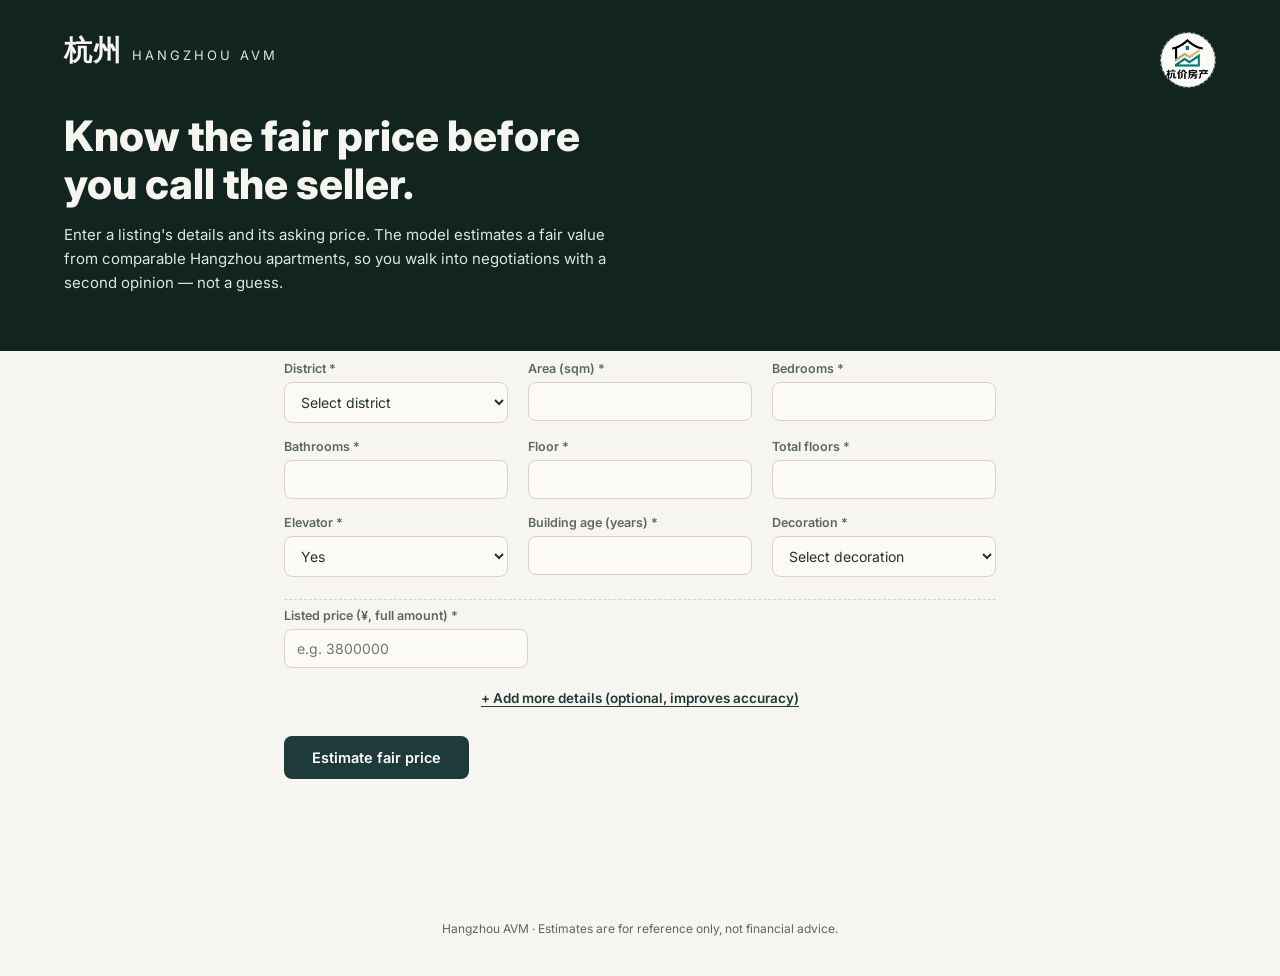
<file: frontend/forecast.html>
<!DOCTYPE html>
<html lang="en">
<head>
<meta charset="UTF-8">
<meta name="viewport" content="width=device-width, initial-scale=1.0">
<title>Hangzhou AVM — Fair Price Estimator</title>
<link rel="preconnect" href="https://fonts.googleapis.com">
<link rel="preconnect" href="https://fonts.gstatic.com" crossorigin>
<link href="https://fonts.googleapis.com/css2?family=Inter:wght@400;500;600;700;800&display=swap" rel="stylesheet">
<style>
  :root{
    --ink:#1F3A3A;
    --ink-deep:#12241F;
    --mist:#F6F5EF;
    --celadon:#8FA998;
    --celadon-soft:#DCE6DE;
    --seal-red:#B23B34;
    --gold:#C9962B;
    --line:#D8D3C4;
    --text:#243230;
    --text-soft:#5B6864;
  }
  *{box-sizing:border-box;}
  body{margin:0;font-family:'Inter',sans-serif;background:var(--mist);color:var(--text);}

  /* HERO */
  .hero{
    position:relative;
    min-height:340px;
    background:linear-gradient(180deg, rgba(18,36,31,0.72), rgba(18,36,31,0.55)),
      /* Place a Hangzhou / West Lake image here, e.g. background-image: url('west-lake.jpg'); */
      var(--ink-deep);
    background-size:cover;
    background-position:center;
    color:var(--mist);
    padding:32px 5vw 56px;
    display:flex;
    flex-direction:column;
    justify-content:space-between;
  }
  .topbar{
    display:flex;
    align-items:flex-start;
    justify-content:space-between;
    gap:20px;
  }
  .brand{
    display:flex;
    align-items:baseline;
    gap:10px;
  }
  .brand .cn{font-size:28px;font-weight:700;letter-spacing:1px;}
  .brand .en{font-size:13px;letter-spacing:3px;text-transform:uppercase;color:var(--celadon-soft);}
  /* Marked placeholder for the Hangzhou skyline / West Lake photo the user will add */
  .brand-photo-slot{
    width:56px;height:56px;
    border-radius:50%;
    border:1.5px dashed rgba(246,245,239,0.55);
    display:flex;align-items:center;justify-content:center;
    font-size:10px;
    color:rgba(246,245,239,0.6);
    text-align:center;
    line-height:1.2;
    flex-shrink:0;
    /* Replace this slot's background with your own photo:
       background-image: url('your-photo.jpg'); background-size:cover; border-style:solid; */
  }
  .hero-copy{max-width:560px;margin-top:24px;}
  .hero-copy h1{font-size:clamp(28px,4vw,42px);line-height:1.15;margin:0 0 14px;font-weight:800;}
  .hero-copy p{font-size:15px;line-height:1.6;color:var(--celadon-soft);margin:0;}

  /* MAIN */
  main{max-width:920px;margin:-40px auto 80px;padding:0 5vw;}
  .card{
    background:transparent;
    border:none;
    border-radius:0;
    padding:32px clamp(20px,4vw,40px);
    box-shadow:none;
  }
  .card + .card{margin-top:8px;}

  .section-label{
    font-size:12px;
    letter-spacing:2px;
    text-transform:uppercase;
    color:var(--celadon);
    font-weight:700;
    margin:0 0 18px;
  }

  form{display:grid;grid-template-columns:repeat(auto-fit,minmax(200px,1fr));gap:16px 20px;}
  .field{display:flex;flex-direction:column;gap:6px;}
  .field.wide{grid-column:1/-1;}
  label{font-size:12.5px;font-weight:600;color:var(--text-soft);}
  input, select{
    font-family:'Inter',sans-serif;
    font-size:14px;
    padding:10px 12px;
    border-radius:8px;
    border:1px solid var(--line);
    background:#FBFAF6;
    color:var(--text);
    outline:none;
    transition:border-color .15s ease, background .15s ease;
  }
  input:focus, select:focus{border-color:var(--celadon);background:#fff;}

  .listed-price-field{
    grid-column:1/-1;
    display:flex;
    flex-wrap:wrap;
    align-items:flex-end;
    gap:20px;
    padding-top:8px;
    border-top:1px dashed var(--line);
    margin-top:6px;
  }

  .optional-toggle{
    background:none;
    border:none;
    color:var(--ink);
    font-family:'Inter',sans-serif;
    font-weight:600;
    font-size:13.5px;
    padding:6px 0;
    cursor:pointer;
    text-decoration:underline;
    text-underline-offset:3px;
  }
  .optional-toggle:hover{color:var(--ink-deep);}
  .optional-fields{
    grid-column:1/-1;
    display:grid;
    grid-template-columns:repeat(auto-fit,minmax(200px,1fr));
    gap:16px 20px;
    padding-top:12px;
    border-top:1px dashed var(--line);
  }
  .submit-row{grid-column:1/-1;display:flex;align-items:center;gap:16px;margin-top:8px;}
  button.primary{
    background:var(--ink);
    color:#fff;
    border:none;
    padding:13px 28px;
    border-radius:8px;
    font-family:'Inter',sans-serif;
    font-weight:600;
    font-size:14.5px;
    cursor:pointer;
    transition:background .15s ease;
  }
  button.primary:hover{background:var(--ink-deep);}
  button.primary:disabled{opacity:.55;cursor:not-allowed;}
  .error-msg{color:var(--seal-red);font-size:13.5px;display:none;}

  /* RESULT */
  #result{display:none;}
  .verdict-banner{
    display:flex;
    align-items:center;
    gap:14px;
    padding:18px 22px;
    border-radius:10px;
    margin-bottom:22px;
  }
  .verdict-banner.fair{background:var(--celadon-soft);}
  .verdict-banner.over{background:#F6E4E2;}
  .verdict-banner.under{background:#F8EFD9;}
  .verdict-icon{font-size:26px;line-height:1;}
  .verdict-text .headline{font-weight:700;font-size:15.5px;margin:0 0 3px;}
  .verdict-text .sub{font-size:13.5px;color:var(--text-soft);margin:0;}

  .price-grid{
    display:grid;
    grid-template-columns:repeat(auto-fit,minmax(150px,1fr));
    gap:18px;
  }
  .price-stat{
    padding:16px 18px;
    background:#FBFAF6;
    border:1px solid var(--line);
    border-radius:10px;
  }
  .price-stat .label{font-size:11.5px;letter-spacing:1.5px;text-transform:uppercase;color:var(--text-soft);font-weight:600;margin:0 0 6px;}
  .price-stat .value{font-size:22px;font-weight:800;color:var(--ink);margin:0;}
  .price-stat .value.diff-pos{color:var(--seal-red);}
  .price-stat .value.diff-neg{color:var(--gold);}

  .disclaimer{
    font-size:12.5px;
    color:var(--text-soft);
    line-height:1.6;
    margin-top:22px;
    padding-top:16px;
    border-top:1px solid var(--line);
  }
.brand-photo-slot img{
  width:100%;
  height:100%;
  object-fit:cover;
  border-radius:100%;
}
  footer{
    text-align:center;
    font-size:12px;
    color:var(--text-soft);
    padding:30px 20px 40px;
  }

  @media (max-width:560px){
    .hero{padding:24px 20px 48px;}
    main{padding:0 16px;}
  }
</style>
</head>
<body>

  <div class="hero">
    <div class="topbar">
      <div class="brand">
        <span class="cn">杭州</span>
        <span class="en">Hangzhou AVM</span>
      </div>
      <!-- Marked slot: drop a Hangzhou / West Lake photo here -->
      <div class="brand-photo-slot">
  <img src="assets/ai_gen_logo.png" alt="Hangzhou AVM logo">
</div>
    </div>
    <div class="hero-copy">
      <h1>Know the fair price before you call the seller.</h1>
      <p>Enter a listing's details and its asking price. The model estimates a fair value from comparable Hangzhou apartments, so you walk into negotiations with a second opinion — not a guess.</p>
    </div>
  </div>

  <main>
    <div class="card">
      <p class="section-label"></p>
      <form id="predict-form">
        <!-- Required core fields (9) -->
        <div class="field">
          <label for="district">District *</label>
          <select id="district" required>
            <option value="" disabled selected>Select district</option>
            <option value="Xihu">Xihu (West Lake)</option>
            <option value="Binjiang">Binjiang</option>
            <option value="Gongshu">Gongshu</option>
            <option value="Shangcheng">Shangcheng</option>
            <option value="Xiaoshan">Xiaoshan</option>
            <option value="Yuhang">Yuhang</option>
          </select>
        </div>
        <div class="field">
          <label for="area_sqm">Area (sqm) *</label>
          <input type="number" id="area_sqm" min="1" step="0.1" required>
        </div>
        <div class="field">
          <label for="bedrooms">Bedrooms *</label>
          <input type="number" id="bedrooms" min="1" step="1" required>
        </div>
        <div class="field">
          <label for="bathrooms">Bathrooms *</label>
          <input type="number" id="bathrooms" min="1" step="1" required>
        </div>
        <div class="field">
          <label for="floor">Floor *</label>
          <input type="number" id="floor" min="1" step="1" required>
        </div>
        <div class="field">
          <label for="total_floors">Total floors *</label>
          <input type="number" id="total_floors" min="1" step="1" required>
        </div>
        <div class="field">
          <label for="has_elevator">Elevator *</label>
          <select id="has_elevator" required>
            <option value="1">Yes</option>
            <option value="0">No</option>
          </select>
        </div>
        <div class="field">
          <label for="building_age_years">Building age (years) *</label>
          <input type="number" id="building_age_years" min="0" step="1" required>
        </div>
        <div class="field">
          <label for="decoration">Decoration *</label>
          <select id="decoration" required>
            <option value="" disabled selected>Select decoration</option>
            <option value="Rough">Rough (毛坯)</option>
            <option value="Simple">Simple (简装)</option>
            <option value="Hardcover">Hardcover (精装)</option>
            <option value="Luxury">Luxury (豪装)</option>
          </select>
        </div>

        <div class="listed-price-field">
          <div class="field" style="min-width:220px;">
            <label for="listed_price">Listed price (¥, full amount) *</label>
            <input type="number" id="listed_price" min="0" step="1000" placeholder="e.g. 3800000" required>
          </div>
        </div>

        <!-- Optional fields, collapsed by default -->
        <div class="field wide">
          <button type="button" id="toggle-optional" class="optional-toggle">
            + Add more details (optional, improves accuracy)
          </button>
        </div>

        <div id="optional-fields" class="optional-fields" style="display:none;">
          <div class="field">
            <label for="living_rooms">Living rooms</label>
            <input type="number" id="living_rooms" min="0" step="1" placeholder="optional">
          </div>
          <div class="field">
            <label for="property_type">Property type</label>
            <select id="property_type">
              <option value="">Not specified</option>
              <option value="Apartment">Apartment</option>
              <option value="Villa">Villa</option>
            </select>
          </div>
          <div class="field">
            <label for="developer">Developer</label>
            <select id="developer">
              <option value="">Not specified</option>
              <option value="Vanke">Vanke</option>
              <option value="China Overseas">China Overseas Land & Investment</option>
              <option value="Poly Developments">Poly Developments</option>
              <option value="China Resources Land">China Resources Land</option>
              <option value="Longfor">Longfor Group</option>
              <option value="Sunac">Sunac China</option>
              <option value="Country Garden">Country Garden</option>
              <option value="Greentown">Greentown China</option>
              <option value="Binjiang Group">Binjiang Group</option>
              <option value="Yango">Yango Group</option>
              <option value="Other">Other</option>
            </select>
          </div>
          <div class="field">
            <label for="subway_line">Subway line</label>
            <select id="subway_line">
              <option value="">Not specified</option>
              <option value="Line 1">Line 1</option>
              <option value="Line 2">Line 2</option>
              <option value="Line 3">Line 3</option>
              <option value="Line 4">Line 4</option>
              <option value="Line 5">Line 5</option>
              <option value="Line 6">Line 6</option>
              <option value="Line 7">Line 7</option>
              <option value="Line 8">Line 8</option>
              <option value="Line 9">Line 9</option>
              <option value="Line 10">Line 10</option>
            </select>
          </div>
          <div class="field">
            <label for="subway_distance_m">Subway distance (m)</label>
            <input type="number" id="subway_distance_m" min="0" step="1" placeholder="optional">
          </div>
          <div class="field">
            <label for="school_district_tier">School district tier</label>
            <select id="school_district_tier">
              <option value="">Not specified</option>
              <option value="Tier 1">Tier 1 (Top-ranked)</option>
              <option value="Tier 2">Tier 2 (Good)</option>
              <option value="Tier 3">Tier 3 (Average)</option>
              <option value="No Ranking">No ranking</option>
            </select>
          </div>
          <div class="field">
            <label for="parking_ratio">Parking ratio</label>
            <input type="number" id="parking_ratio" min="0" step="0.01" placeholder="optional">
          </div>
          <div class="field">
            <label for="management_fee_yuan_per_sqm">Management fee (¥/sqm)</label>
            <input type="number" id="management_fee_yuan_per_sqm" min="0" step="0.01" placeholder="optional">
          </div>
        </div>

        <div class="submit-row">
          <button class="primary" type="submit" id="submit-btn">Estimate fair price</button>
          <span class="error-msg" id="error-msg"></span>
        </div>
      </form>
    </div>

    <div class="card" id="result">
      <p class="section-label">Result</p>
      <div class="verdict-banner" id="verdict-banner">
        <span class="verdict-icon" id="verdict-icon">🟢</span>
        <div class="verdict-text">
          <p class="headline" id="verdict-headline"></p>
          <p class="sub" id="verdict-sub"></p>
        </div>
      </div>
      <div class="price-grid">
        <div class="price-stat">
          <p class="label">Listed price</p>
          <p class="value" id="stat-listed">—</p>
        </div>
        <div class="price-stat">
          <p class="label">Estimated fair value</p>
          <p class="value" id="stat-estimated">—</p>
        </div>
        <div class="price-stat">
          <p class="label">Difference</p>
          <p class="value" id="stat-diff">—</p>
        </div>
        <div class="price-stat">
          <p class="label">Model latency</p>
          <p class="value" id="stat-latency">—</p>
        </div>
      </div>
      <p class="disclaimer">
        This is a statistical estimate based on comparable Hangzhou listings, not an appraisal.
        Use it as a second opinion alongside your own research before making a financial decision.
      </p>
    </div>
  </main>

  <footer>Hangzhou AVM · Estimates are for reference only, not financial advice.</footer>

<script>
  // Set this to wherever your FastAPI backend is running / deployed.
  const API_BASE = "http://localhost:8000";

  const form = document.getElementById("predict-form");
  const submitBtn = document.getElementById("submit-btn");
  const errorMsg = document.getElementById("error-msg");
  const resultCard = document.getElementById("result");

  const fmtYuan = (n) => "¥" + Math.round(n).toLocaleString("en-US");

  const toggleBtn = document.getElementById("toggle-optional");
  const optionalSection = document.getElementById("optional-fields");
  toggleBtn.addEventListener("click", () => {
    const isHidden = optionalSection.style.display === "none";
    optionalSection.style.display = isHidden ? "grid" : "none";
    toggleBtn.textContent = isHidden
      ? "− Hide optional details"
      : "+ Add more details (optional, improves accuracy)";
  });

  const numOrNull = (id) => {
    const v = document.getElementById(id).value;
    return v === "" ? null : parseFloat(v);
  };
  const strOrNull = (id) => {
    const v = document.getElementById(id).value.trim();
    return v === "" ? null : v;
  };

  form.addEventListener("submit", async (e) => {
    e.preventDefault();
    errorMsg.style.display = "none";
    submitBtn.disabled = true;
    submitBtn.textContent = "Estimating…";

    const listedPrice = parseFloat(document.getElementById("listed_price").value);

    const payload = {
      // Required core fields
      district: document.getElementById("district").value,
      area_sqm: parseFloat(document.getElementById("area_sqm").value),
      bedrooms: parseInt(document.getElementById("bedrooms").value, 10),
      bathrooms: parseInt(document.getElementById("bathrooms").value, 10),
      floor: parseInt(document.getElementById("floor").value, 10),
      total_floors: parseInt(document.getElementById("total_floors").value, 10),
      has_elevator: parseInt(document.getElementById("has_elevator").value, 10),
      building_age_years: parseInt(document.getElementById("building_age_years").value, 10),
      decoration: document.getElementById("decoration").value,

      // Optional fields — sent as null when left blank; backend fills defaults
      living_rooms: numOrNull("living_rooms"),
      property_type: strOrNull("property_type"),
      developer: strOrNull("developer"),
      subway_line: strOrNull("subway_line"),
      subway_distance_m: numOrNull("subway_distance_m"),
      school_district_tier: strOrNull("school_district_tier"),
      parking_ratio: numOrNull("parking_ratio"),
      management_fee_yuan_per_sqm: numOrNull("management_fee_yuan_per_sqm"),
    };

    try {
      const res = await fetch(`${API_BASE}/predict`, {
        method: "POST",
        headers: { "Content-Type": "application/json" },
        body: JSON.stringify(payload),
      });

      if (!res.ok) {
        const detail = await res.json().catch(() => ({}));
        throw new Error(detail.detail || `Request failed with status ${res.status}`);
      }

      const data = await res.json();
      // predicted_price_wan is in units of 10,000 yuan (万)
      const estimated = data.predicted_price_wan * 10000;
      showResult(listedPrice, estimated, data.latency_ms);
    } catch (err) {
      errorMsg.textContent = err.message || "Something went wrong. Please try again.";
      errorMsg.style.display = "inline";
    } finally {
      submitBtn.disabled = false;
      submitBtn.textContent = "Estimate fair price";
    }
  });

  function showResult(listed, estimated, latencyMs) {
    const diff = listed - estimated;
    const diffPct = (diff / estimated) * 100;

    document.getElementById("stat-listed").textContent = fmtYuan(listed);
    document.getElementById("stat-estimated").textContent = fmtYuan(estimated);

    const diffEl = document.getElementById("stat-diff");
    diffEl.textContent = (diff >= 0 ? "+" : "") + fmtYuan(diff) + ` (${diffPct >= 0 ? "+" : ""}${diffPct.toFixed(1)}%)`;
    diffEl.className = "value " + (diff > 0 ? "diff-pos" : diff < 0 ? "diff-neg" : "");

    document.getElementById("stat-latency").textContent = `${latencyMs.toFixed(1)} ms`;

    const banner = document.getElementById("verdict-banner");
    const icon = document.getElementById("verdict-icon");
    const headline = document.getElementById("verdict-headline");
    const sub = document.getElementById("verdict-sub");

    const THRESHOLD = 5; // % band considered "fairly priced"

    if (Math.abs(diffPct) <= THRESHOLD) {
      banner.className = "verdict-banner fair";
      icon.textContent = "🟢";
      headline.textContent = "Fairly priced";
      sub.textContent = "The listed price is close to the model's fair value estimate.";
    } else if (diffPct > THRESHOLD) {
      banner.className = "verdict-banner over";
      icon.textContent = "🔴";
      headline.textContent = `Possibly overpriced by about ${fmtYuan(Math.abs(diff))}`;
      sub.textContent = "This apartment appears more expensive than similar properties nearby.";
    } else {
      banner.className = "verdict-banner under";
      icon.textContent = "🟡";
      headline.textContent = `Possibly underpriced by about ${fmtYuan(Math.abs(diff))}`;
      sub.textContent = "This listing looks like it could be a good deal compared to similar properties.";
    }

    resultCard.style.display = "block";
    resultCard.scrollIntoView({ behavior: "smooth", block: "start" });
  }
</script>
</body>
</html>
</file>
